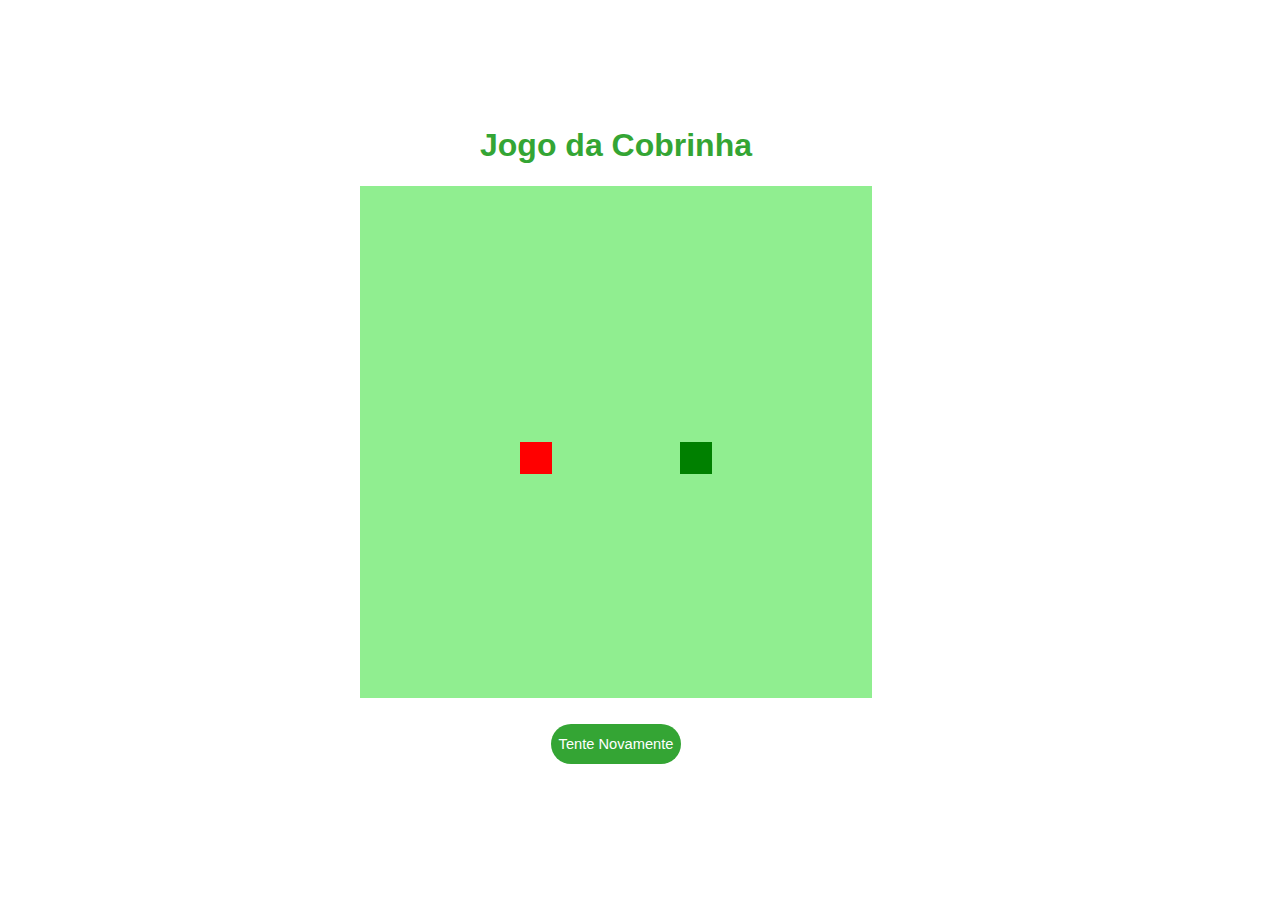
<file: Jogo da Cobrinha/index.html>
<!DOCTYPE html>
<html lang="en">
<head>
    <meta charset="UTF-8">
    <meta http-equiv="X-UA-Compatible" content="IE=edge">
    <meta name="viewport" content="width=device-width, initial-scale=1.0">
    <link rel="stylesheet" href="style.css">
    <script defer src="main.js"></script>
    <title>Jogo da Cobrinha</title>
</head>
<body>
    <div class="menu">

    </div>

    <h1>Jogo da Cobrinha</h1>

    <canvas id="snake" width="512" height="512"></canvas>

    <div class="botao">
        <button> <a href="index.html">Tente Novamente</a></button>
    </div>
</body>
</html>
</file>
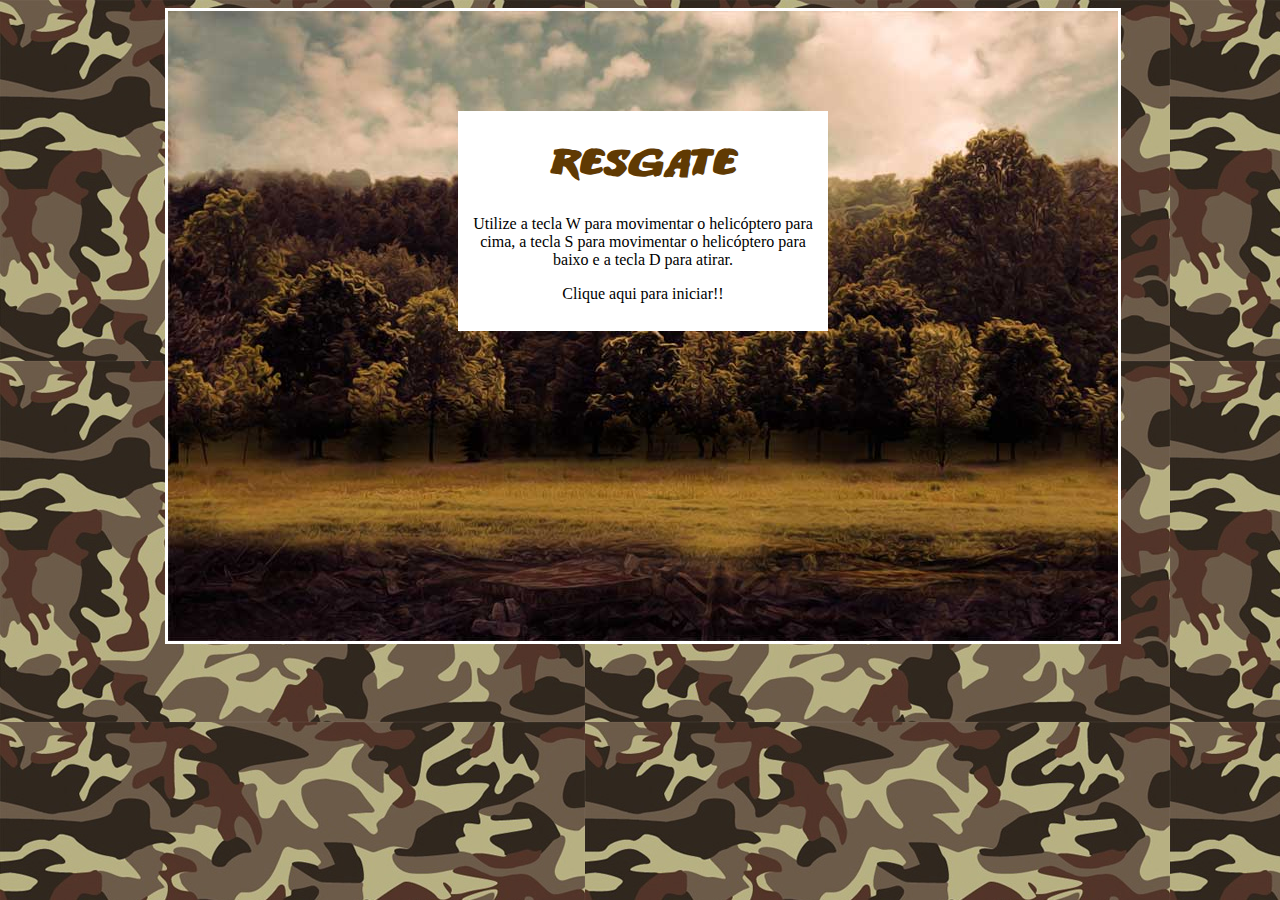
<file: Jogo de Naves/index.html>
<!doctype html>
<html>
<head>
<meta charset="utf-8">
<link rel="stylesheet" href="style.css">
<title>Resgate</title>
</head>

<body>
<div id="container"> <!-- div container !-->

	<div id="fundoGame" onclick="start()"> <!-- div fundoGame !-->
	
		<div id="inicio"><h1> Resgate </h1> <!-- div inicio !-->
		<p>Utilize a tecla W para movimentar o helicóptero para cima, a tecla S para movimentar o helicóptero para baixo e a tecla D para atirar.</p>
		<p> Clique aqui para iniciar!! </p>
		</div> <!-- Fim da div inicio !-->
		
    </div> <!-- Fim da div fundoGame !-->
	
</div> <!-- Fim da div container !-->


<audio src="./jogo1/sons/som.mp3" preload="auto" id="somDisparo"></audio>
<audio src="./jogo1/sons/explosao.mp3" preload="auto" id="somExplosao"></audio>
<audio src="./jogo1/sons/musica_fundo.mp3" preload="auto" id="musica"></audio>
<audio src="./jogo1/sons/gameover.mp3" preload="auto" id="somGameover"></audio>
<audio src="./jogo1/sons/perdido.mp3" preload="auto" id="somPerdido"></audio>	
<audio src="./jogo1/sons/resgate.mp3" preload="auto" id="somResgate"></audio>



<script src="main.js"></script>
<script src="jogo1/js/jquery-1.11.1.min.js"></script>
<script src="jogo1/js/jquery-collision.min.js"></script>
</body>
</html>
</file>
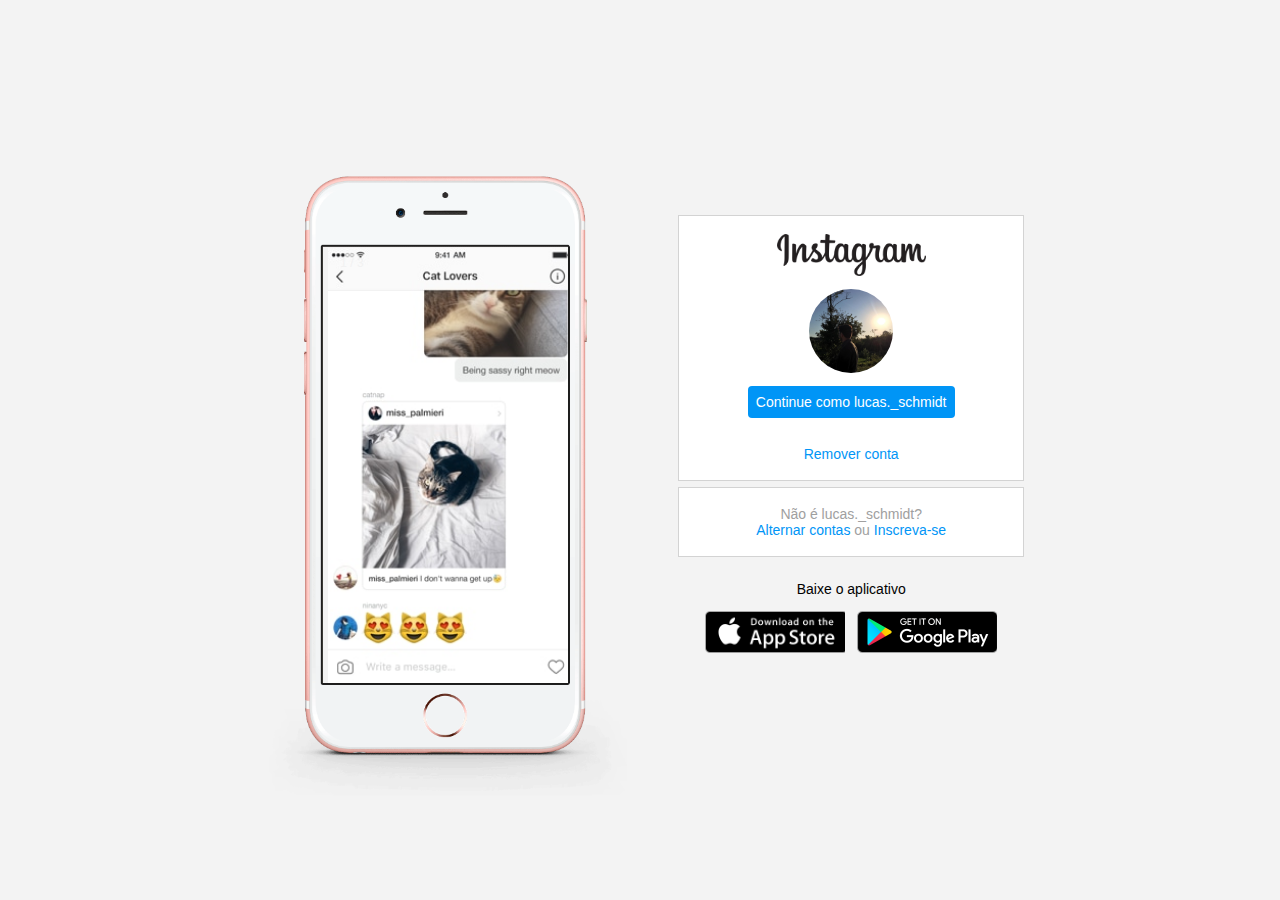
<file: Projeto Instagram/insta.html>
<!DOCTYPE html>
<html lang="pt-br">

<head>
    <meta charset="UTF-8">
    <meta name="viewport" content="width=device-width, initial-scale=1.0">
    <link rel="stylesheet" href="style.css">
    <link rel="stylesheet" href="w3schools.css">
    <title>Instagram</title>
</head>

<body>

    <div class="instagram-wrapper">
        <div class="carousel">
            <!-- Slideshow container -->
            <div class="slideshow-container">

                <!-- Full-width images with number and caption text -->
                <div class="mySlides fade">
                    <div class="numbertext">1 / 3</div>
                    <img src="./img/f0c687aa6ec2.jpg" style="width:100%">
                </div>

                <div class="mySlides fade">
                    <div class="numbertext">2 / 3</div>
                    <img src="./img/d6bf0c928b5a.jpg" style="width:100%">
                </div>

                <div class="mySlides fade">
                    <div class="numbertext">3 / 3</div>
                    <img src="./img/842fe5699220.jpg" style="width:100%">
                </div>
                <div class="mySlides fade">
                    <div class="numbertext">3 / 3</div>
                    <img src="./img/6f03eb85463c.jpg" style="width:100%">
                </div>

                <!-- Next and previous buttons -->
                <a class="prev" onclick="plusSlides(-1)">&#10094;</a>
                <a class="next" onclick="plusSlides(1)">&#10095;</a>
            </div>
            <br>

            <!-- The dots/circles -->
            <div style="text-align:center">
                <span class="dot" onclick="currentSlide(1)"></span>
                <span class="dot" onclick="currentSlide(2)"></span>
                <span class="dot" onclick="currentSlide(3)"></span>
            </div>
        </div>
        <div class="instagram-phone">
            <img src="./img/instagram-celular23.png" alt="celular">
        </div>
        <div class="instagram-continue">
            <div class="group">
                <img src="./img/instagram-logo.png" class="instagram-logo" alt="instagram logo">
                <div class="profile-photo">
                    <img src="./img/fotoperfil.jpg" alt="foto de perfil">
                </div>
                <a href="#" class="instagram-login">Continue como lucas._schmidt</a>
                <a href="#" class="instagram-logout">Remover conta</a>
            </div>
            <div class="group">
                <p class="not-account">Não é lucas._schmidt?</p>
                <p class="not-account">
                    <span class="link-blue">Alternar contas</span> ou
                    <span class="link-blue">Inscreva-se</span>
                </p>
            </div>
            <div class="get-the-app">
                <p class="get-app">Baixe o aplicativo</p>
                <div class="download">
                    <a href="#" class="app-download"></a>
                    <a href="#" class="app-download"></a>
                </div>
            </div>
        </div>
    </div>
    <script src="w3schools.js"></script>
</body>

</html>
</file>
<file: Jogo da Cobrinha/style.css>
body{
    height: 95vh;
    width: 95vw;
    display: flex;
    flex-direction: column;
    justify-content: center;
    align-items: center;
    background-color:white;
    color: rgb(52, 165, 52);
    font-family: 'Lucida Sans', 'Lucida Sans Regular', 'Lucida Grande', 'Lucida Sans Unicode', Geneva, Verdana, sans-serif;
}


.botao {
    display: flex;
    flex-direction: column;
    width: 10%;
    height: 5%;
    align-items: center;
    justify-content: center;
    color: seashell;
    margin-top: 2%;
}

.botao button {
    width: 130px;
    height: 40px;
    background-color: rgb(52, 165, 52);
    border: none;
    border-radius: 30px 30px 30px 30px;
}

button:focus {
    outline-style: none;
}

.botao a {
    text-decoration: none;
    color: white;
    font-size: 1.1em;
}
</file>
<file: Jogo de Naves/style.css>
@font-face {
    font-family: Titulo;
    src: url(./jogo1/fontes/ANODETONOONE.TTF);
}

h1 {
    font-family: Titulo;
    font-size: 40px;
    color: #603A03;
}

body {
    background-image: url(./jogo1/imgs/fundo.jpg);
}

#container {
    width: 950px;
    height: auto;
    position: relative;
    margin-left: auto;
    margin-right: auto;
}

#fundoGame {
    width: 950px;
    height: 630px;
    background-image: url(./jogo1/imgs/fundo_game.jpg);
    border-color: #FFF;
    border-style: solid;
}

#jogador {
    width: 256px;
    height: 66px;
    position: absolute;
    left: 8px;
    top: 179px;
    background-image: url(./jogo1/imgs/apache.png);
}

#inimigo1 {
    width: 256px;
    height: 66px;
    position: absolute;
    left: 689px;
    top: 253px;
    background-image: url(./jogo1/imgs/inimigo1.png);
}

#inimigo2 {
    width: 165px;
    height: 70px;
    position: absolute;
    left: 775px;
    top: 447px;
    background-image: url(./jogo1/imgs/inimigo2.png);
}

#amigo {
    width: 44px;
    height: 51px;
    position: absolute;
    left: 10px;
    top: 464px;
    background-image: url(./jogo1/imgs/amigo.png);
}

#inicio {
    width: 350px;
    height: 200px;
    background-color: #FFF;
    margin-left: auto;
    margin-right: auto;
    margin-top: 100px;
    text-align: center;
    padding: 10px;
}

.anima1 {
    background-image: url(./jogo1/imgs/helicoptero.png);
    animation: play .5s steps(2) infinite;
    -webkit-animation: play .5s steps(2) infinite;
    -moz-animation: play .5s steps(2) infinite;
    -ms-animation: play .5s steps(2) infinite;
    -o-animation: play .5s steps(2) infinite;
}

@keyframes play {
    from {
        background-position: 0px;
    }
    to {
        background-position: -512px;
    }
}

@-webkit-keyframes play {
    from {
        background-position: 0px;
    }
    to {
        background-position: -512px;
    }
}

@-moz-keyframes play {
    from {
        background-position: 0px;
    }
    to {
        background-position: -512px;
    }
}

@-ms-keyframes play {
    from {
        background-position: 0px;
    }
    to {
        background-position: -512px;
    }
}

@-o-keyframes play {
    from {
        background-position: 0px;
    }
    to {
        background-position: -512px;
    }
}

.anima2 {
    background-image: url(./jogo1/imgs/inimigo1.png);
    animation: play .5s steps(2) infinite;
    -webkit-animation: play .5s steps(2) infinite;
    -moz-animation: play .5s steps(2) infinite;
    -ms-animation: play .5s steps(2) infinite;
    -o-animation: play .5s steps(2) infinite;
}

.anima3 {
    background-image: url(./jogo1/imgs/amigo.png);
    animation: play2 .9s steps(12) infinite;
    -webkit-animation: play2 .9s steps(12) infinite;
    -moz-animation: play2 .9s steps(12) infinite;
    -ms-animation: play2 .9s steps(12) infinite;
    -o-animation: play2 .9s steps(12) infinite;
}

@keyframes play2 {
    from {
        background-position: 0px;
    }
    to {
        background-position: -528px;
    }
}

@-webkit-keyframes play2 {
    from {
        background-position: 0px;
    }
    to {
        background-position: -528px;
    }
}

#disparo {
    width: 50px;
    height: 8px;
    position: absolute;
    background-image: url(./jogo1/imgs/disparo.png);
}

#explosao1 {
    width: 15px;
    height: 87px;
    position: absolute;
}

#explosao2 {
    width: 15px;
    height: 87px;
    position: absolute;
}

#explosao3 {
    width: 44px;
    height: 51px;
    position: absolute;
}

.anima4 {
    width: 44px;
    height: 51px;
    background-image: url(./jogo1/imgs/amigo_morte.png);
    animation: play3 .5s steps(7) infinite;
    -webkit-animation: play3 .5s steps(7) infinite;
    -moz-animation: play3 .5s steps(7) infinite;
    -ms-animation: play3 .5s steps(7) infinite;
    -o-animation: play3 .5s steps(7) infinite;
}

@keyframes play3 {
    from {
        background-position: 0px;
    }
    to {
        background-position: -308px;
    }
}

@-webkit-keyframes play3 {
    from {
        background-position: 0px;
    }
    to {
        background-position: -308px;
    }
}

@-moz-keyframes play3 {
    from {
        background-position: 0px;
    }
    to {
        background-position: -308px;
    }
}

@-ms-keyframes play3 {
    from {
        background-position: 0px;
    }
    to {
        background-position: -308px;
    }
}

@-o-keyframes play3 {
    from {
        background-position: 0px;
    }
    to {
        background-position: -308px;
    }
}

#placar {
    width: 450px;
    height: 50px;
    position: absolute;
    left: 5px;
    top: 590px;
}

h2 {
    font-family: Titulo;
    font-size: 20px;
    color: #FFF
}

#energia {
    width: 140px;
    height: 38px;
    position: absolute;
    left: 750px;
    top: 7px;
}

h3 {
    font-family: Titulo;
    font-size: 20px;
    color: #603A03;
}

#fim {
    width: 350px;
    height: 200px;
    background-color: #FFF;
    margin-left: auto;
    margin-right: auto;
    margin-top: 100px;
    text-align: center;
    padding: 10px;
}
</file>
<file: Projeto Instagram/style.css>
* {
    padding: 0;
    margin: 0;
    box-sizing: border-box;
    text-decoration: none;
    font-family: sans-serif;
    font-size: 14px;
}

body {
    width: 100%;
    min-height: 100vh;
    background-color: rgb(243, 243, 243);
    margin: 0;
    padding: 0;
    display: flex;
    justify-content: center;
}

.instagram-wrapper {
    display: flex;
    align-items: center;
    justify-content: start;
    width: 60%;
    height: 100vh;
}

.instagram-phone {
    display: flex;
    align-items: center;
    justify-content: center;
    width: 50%;
    z-index: 10;
}

.instagram-phone img {
    height: 50rem;
}

.carousel {
    position: absolute;
    margin-top: 2.5%;
    margin-left: 5.65%;
    height: 436px;
    width: 245px;
}

.instagram-continue {
    display: flex;
    align-items: center;
    /* horizontal */
    justify-content: space-around;
    /* vertical */
    flex-direction: column;
    margin-left: 5%;
    width: 50%;
    min-height: 34rem;
}

.group {
    display: flex;
    justify-content: space-between;
    align-items: center;
    flex-direction: column;
    background-color: #ffffff;
    width: 100%;
    padding: 1.3rem 0;
    border: 1px solid lightgray;
}

.group:nth-child(1) {
    min-height: 19rem;
}

.instagram-logo {
    height: 3rem;
}

.profile-photo {
    display: flex;
    justify-content: center;
    align-items: center;
    border-radius: 50%;
    overflow: hidden;
}

.profile-photo img {
    height: 6rem;
}

.instagram-login {
    background-color: #0095f6;
    color: #ffffff;
    padding: 8px;
    border-radius: 4px;
}

.instagram-logout {
    color: #0095f6;
    margin-top: 1rem;
}

.not-account {
    color: rgb(160, 160, 160);
}

.link-blue {
    color: #0095f6;
}

.get-the-app {
    display: flex;
    flex-direction: column;
    align-items: center;
    justify-content: center;
    width: 100%;
    padding: 1.3rem 0;
}

.download {
    display: flex;
    width: 100%;
    justify-content: space-evenly;
    align-items: center;
    padding: 1rem;
}

.app-download {
    height: 3rem;
    width: 10rem;
    background-size: cover;
}

.app-download:nth-child(1) {
    background-image: url('./img/apple-button.png');
}

.app-download:nth-child(2) {
    background-image: url('./img/googleplay-button.png');
}


/* media queries */

@media (max-width: 1024px) {
    .instagram-wrapper {
        width: 90%;
    }
}

@media (max-width: 650px) {
    body {
        background-color: #ffffff;
    }
    .instagram-wrapper {
        width: 90%;
    }
    .instagram-phone {
        display: none;
    }
    .celular-rosa {
        display: none;
    }
    .instagram-continue {
        width: 100%;
    }
    .group {
        border: 1px solid transparent;
    }
}
</file>
<file: Projeto Instagram/w3schools.css>
* {box-sizing:border-box}

/* Slideshow container */
.slideshow-container {
  max-width: 1000px;
  position: relative;
  margin: auto;
}

/* Hide the images by default */
.mySlides {
  display: none;
}

/* Number text (1/3 etc) */
.numbertext {
  color: #f2f2f2;
  font-size: 12px;
  padding: 8px 12px;
  position: absolute;
  top: 0;
}

/* Fading animation */
.fade {
  -webkit-animation-name: fade;
  -webkit-animation-duration: 1.5s;
  animation-name: fade;
  animation-duration: 1.5s;
}

@-webkit-keyframes fade {
  from {opacity: .4}
  to {opacity: 1}
}

@keyframes fade {
  from {opacity: .4}
  to {opacity: 1}
}


@media (max-width: 640px) {
    .slideshow-container {
        display: none;
    }
}
</file>
